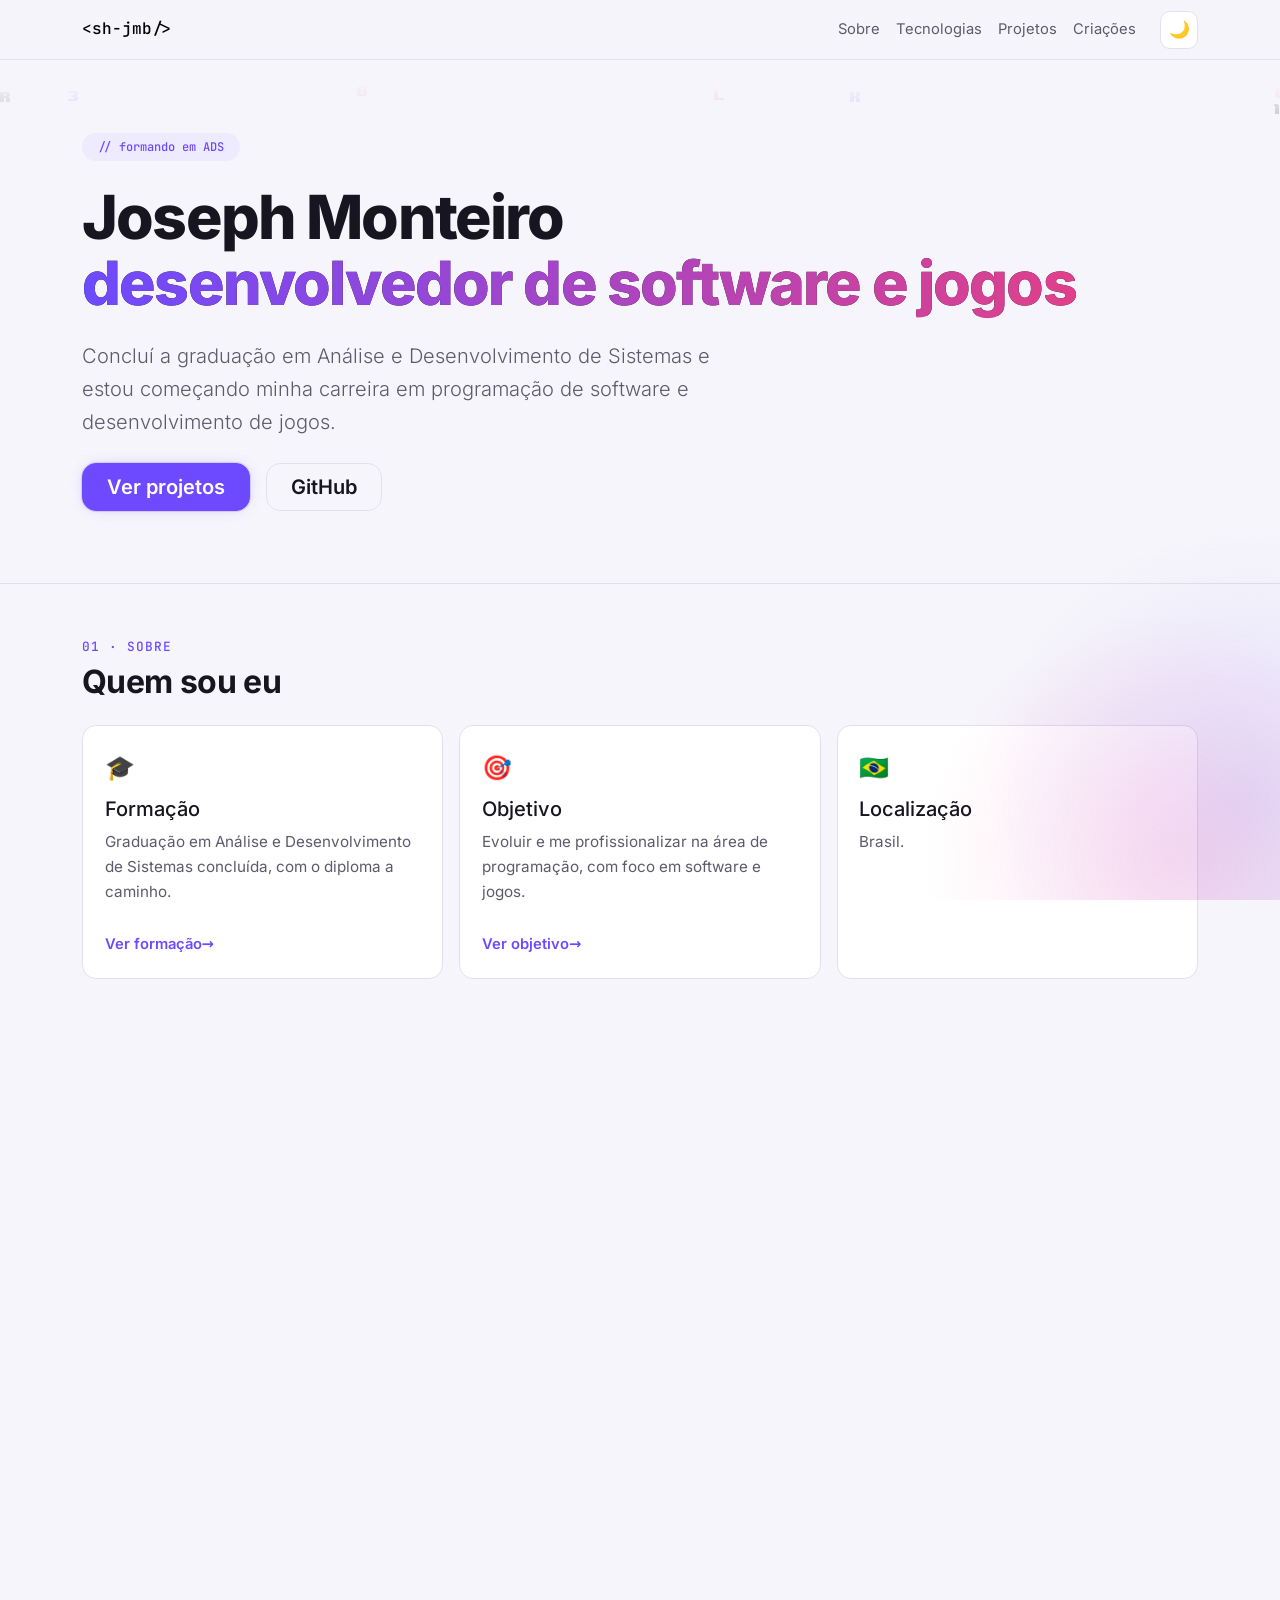
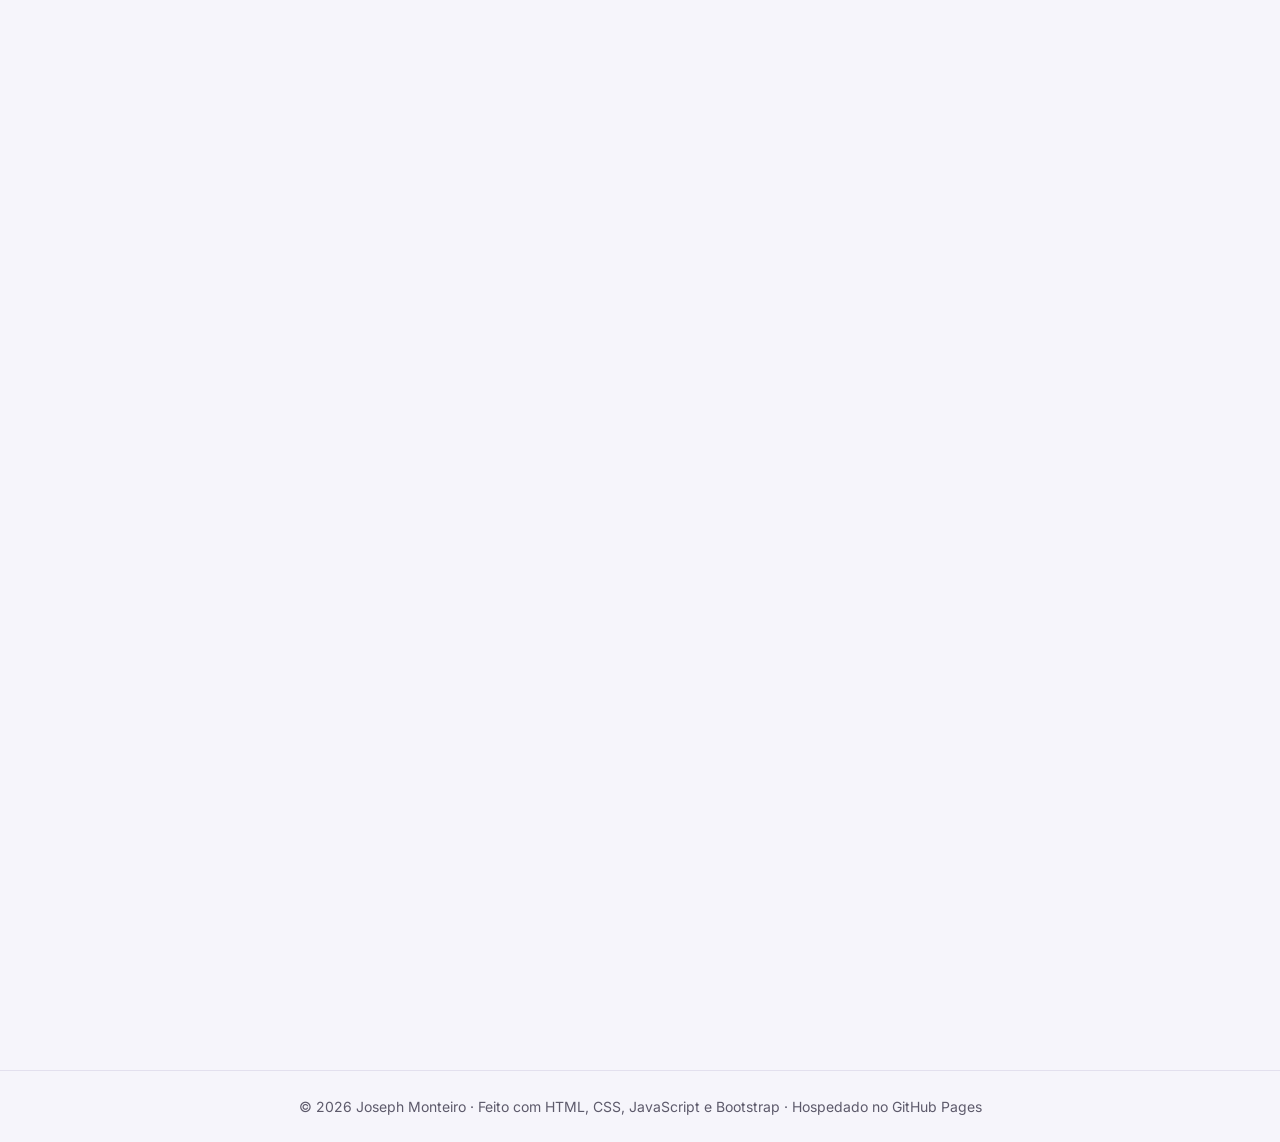
<file: index.html>
<!doctype html>
<html lang="pt-BR" data-bs-theme="light">
<head>
  <meta charset="utf-8">
  <meta name="viewport" content="width=device-width, initial-scale=1">
  <meta http-equiv="Content-Security-Policy" content="default-src 'self'; script-src 'self'; style-src 'self'; font-src 'self'; img-src 'self' data:; connect-src 'self'; base-uri 'self'; form-action 'none'; object-src 'none'">
  <meta name="referrer" content="strict-origin-when-cross-origin">

  <title>Joseph Monteiro | Portfólio</title>
  <meta name="description" content="Portfólio de Joseph Monteiro, formando em Análise e Desenvolvimento de Sistemas, com foco em desenvolvimento de software e de jogos.">
  <meta name="theme-color" content="#f6f5fb" media="(prefers-color-scheme: light)">
  <meta name="theme-color" content="#0e0d14" media="(prefers-color-scheme: dark)">

  <!-- Prévia ao compartilhar o link -->
  <meta property="og:type" content="website">
  <meta property="og:title" content="Joseph Monteiro | Portfólio">
  <meta property="og:description" content="Formando em ADS, com foco em desenvolvimento de software e de jogos.">
  <meta property="og:url" content="https://sh-jmb.github.io/">
  <meta property="og:locale" content="pt_BR">

  <link rel="icon" href="assets/favicon.svg" type="image/svg+xml">

  <!-- Fontes (no próprio site) -->
  <link rel="preload" href="assets/fonts/inter/inter-latin-variable.woff2" as="font" type="font/woff2" crossorigin>
  <link rel="stylesheet" href="css/fonts.css">

  <!-- Bootstrap 5.3.3 (arquivos locais, verificados por hash) -->
  <link rel="stylesheet" href="vendor/bootstrap/bootstrap.min.css" integrity="sha384-QWTKZyjpPEjISv5WaRU9OFeRpok6YctnYmDr5pNlyT2bRjXh0JMhjY6hW+ALEwIH">

  <!-- Estilos do portfólio (depois do Bootstrap, para personalizá-lo) -->
  <link rel="stylesheet" href="css/tokens.css">
  <link rel="stylesheet" href="css/base.css">
  <link rel="stylesheet" href="css/components.css">
  <link rel="stylesheet" href="css/animations.css">

  <!-- Tema salvo (precisa rodar antes da página aparecer) -->
  <script src="js/theme-init.js"></script>
  <script defer src="vendor/bootstrap/bootstrap.bundle.min.js" integrity="sha384-YvpcrYf0tY3lHB60NNkmXc5s9fDVZLESaAA55NDzOxhy9GkcIdslK1eN7N6jIeHz"></script>
  <script type="module" src="js/main.js"></script>
</head>
<body>
  <a class="skip-link" href="#conteudo">Pular para o conteúdo</a>

  <nav class="navbar navbar-expand-md sticky-top site-nav" aria-label="Navegação principal">
    <div class="container">
      <a class="navbar-brand" href="#">&lt;sh-jmb<span>/</span>&gt;</a>
      <div class="d-flex align-items-center gap-2 order-md-last">
        <button class="theme-btn" id="tema" type="button" aria-label="Alternar modo claro/escuro" title="Alternar modo claro/escuro">🌙</button>
        <button class="navbar-toggler" type="button" data-bs-toggle="collapse" data-bs-target="#menu" aria-controls="menu" aria-expanded="false" aria-label="Abrir menu">
          <span class="navbar-toggler-icon"></span>
        </button>
      </div>
      <div class="collapse navbar-collapse" id="menu">
        <ul class="navbar-nav ms-auto me-md-3">
          <li class="nav-item"><a class="nav-link" href="#sobre">Sobre</a></li>
          <li class="nav-item"><a class="nav-link" href="#tecnologias">Tecnologias</a></li>
          <li class="nav-item"><a class="nav-link" href="#projetos">Projetos</a></li>
          <li class="nav-item"><a class="nav-link" href="#criacoes">Criações</a></li>
        </ul>
      </div>
    </div>
  </nav>

  <header class="hero hero--rain py-5 my-md-4">
    <canvas id="hero-chuva" class="hero-rain" aria-hidden="true"></canvas>
    <div class="container">
      <span class="badge rounded-pill chip mb-4 px-3 py-2">// formando em ADS</span>
      <h1>Joseph Monteiro<br><span class="grad">desenvolvedor de software e jogos</span></h1>
      <p class="lead mt-4">Concluí a graduação em Análise e Desenvolvimento de Sistemas e estou começando minha carreira em programação de software e desenvolvimento de jogos.</p>
      <div class="d-flex flex-wrap gap-3 mt-4">
        <a class="btn btn-primary btn-lg px-4" href="#projetos">Ver projetos</a>
        <a class="btn btn-outline-secondary btn-lg px-4" href="https://github.com/sh-jmb" target="_blank" rel="noopener noreferrer">GitHub</a>
      </div>
    </div>
  </header>

  <main id="conteudo">
    <section class="py-5 border-top reveal" id="sobre">
      <div class="container">
        <span class="label">01 · Sobre</span>
        <h2 class="mt-1 mb-4">Quem sou eu</h2>
        <div class="row row-cols-1 row-cols-md-3 g-3">
          <div class="col">
            <a class="card card-link-block h-100" href="sobre.html#formacao">
              <div class="card-body">
                <span class="icon" aria-hidden="true">🎓</span>
                <h3 class="h5 card-title">Formação</h3>
                <p class="card-text">Graduação em Análise e Desenvolvimento de Sistemas concluída, com o diploma a caminho.</p>
                <span class="card__more">Ver formação</span>
              </div>
            </a>
          </div>
          <div class="col">
            <a class="card card-link-block h-100" href="sobre.html#objetivo">
              <div class="card-body">
                <span class="icon" aria-hidden="true">🎯</span>
                <h3 class="h5 card-title">Objetivo</h3>
                <p class="card-text">Evoluir e me profissionalizar na área de programação, com foco em software e jogos.</p>
                <span class="card__more">Ver objetivo</span>
              </div>
            </a>
          </div>
          <div class="col">
            <div class="card h-100">
              <div class="card-body">
                <span class="icon" aria-hidden="true">🇧🇷</span>
                <h3 class="h5 card-title">Localização</h3>
                <p class="card-text">Brasil.</p>
              </div>
            </div>
          </div>
        </div>
      </div>
    </section>

    <section class="py-5 border-top reveal" id="tecnologias">
      <div class="container">
        <span class="label">02 · Tecnologias</span>
        <h2 class="mt-1 mb-4">Tecnologias que já utilizei</h2>
        <ul class="row row-cols-1 row-cols-md-2 row-cols-lg-3 g-3 list-unstyled">
          <li class="col">
            <div class="card h-100 skill--python"><div class="card-body">
              <div class="d-flex align-items-center gap-3 mb-2"><span class="skill-icon" aria-hidden="true">Py</span><h3 class="h5 mb-0">Python</h3></div>
              <p class="card-text">Linguagem de escrita simples e fácil de ler. Muito usada em automação de tarefas, análise de dados, inteligência artificial e sistemas web.</p>
            </div></div>
          </li>
          <li class="col">
            <div class="card h-100 skill--csharp"><div class="card-body">
              <div class="d-flex align-items-center gap-3 mb-2"><span class="skill-icon" aria-hidden="true">C#</span><h3 class="h5 mb-0">C#</h3></div>
              <p class="card-text">Linguagem da Microsoft, da plataforma .NET. Usada em programas para Windows, sistemas web e no desenvolvimento de jogos com a Unity.</p>
            </div></div>
          </li>
          <li class="col">
            <div class="card h-100 skill--cpp"><div class="card-body">
              <div class="d-flex align-items-center gap-3 mb-2"><span class="skill-icon" aria-hidden="true">C++</span><h3 class="h5 mb-0">C++</h3></div>
              <p class="card-text">Linguagem de alto desempenho. Usada onde a velocidade importa: motores de jogos, como a Unreal Engine, sistemas e programas pesados.</p>
            </div></div>
          </li>
          <li class="col">
            <div class="card h-100 skill--html"><div class="card-body">
              <div class="d-flex align-items-center gap-3 mb-2"><span class="skill-icon" aria-hidden="true">&lt;/&gt;</span><h3 class="h5 mb-0">HTML</h3></div>
              <p class="card-text">Linguagem de marcação que monta a estrutura das páginas da web: títulos, textos, imagens, links e seções.</p>
            </div></div>
          </li>
          <li class="col">
            <div class="card h-100 skill--css"><div class="card-body">
              <div class="d-flex align-items-center gap-3 mb-2"><span class="skill-icon" aria-hidden="true">{ }</span><h3 class="h5 mb-0">CSS</h3></div>
              <p class="card-text">Define a aparência das páginas: cores, fontes, tamanhos, posicionamento, layout para celular e animações.</p>
            </div></div>
          </li>
          <li class="col">
            <div class="card h-100 skill--js"><div class="card-body">
              <div class="d-flex align-items-center gap-3 mb-2"><span class="skill-icon" aria-hidden="true">JS</span><h3 class="h5 mb-0">JavaScript</h3></div>
              <p class="card-text">Dá vida às páginas com interatividade, como o botão de modo claro/escuro deste site. Também roda em servidores, com o Node.js.</p>
            </div></div>
          </li>
        </ul>
      </div>
    </section>

    <section class="py-5 border-top reveal" id="projetos">
      <div class="container">
        <span class="label">03 · Projetos</span>
        <h2 class="mt-1 mb-4">Projetos</h2>
        <div class="soon text-center p-5">
          <strong>Em breve 🚧</strong>
          Meus primeiros projetos de software e de jogos serão publicados aqui.
        </div>
      </div>
    </section>

    <section class="py-5 border-top reveal" id="criacoes">
      <div class="container">
        <span class="label">04 · Criações</span>
        <h2 class="mt-1 mb-4">Fora do código</h2>
        <div class="row row-cols-1 row-cols-md-2 g-3">
          <div class="col">
            <a class="card card-link-block h-100" href="criacoes.html#texturas">
              <div class="card-body">
                <span class="icon" aria-hidden="true">🎨</span>
                <h3 class="h5 card-title">Texturas para avatares</h3>
                <p class="card-text">Criação de texturas para avatares 3D usados no VRChat.</p>
                <span class="card__more">Ver galeria</span>
              </div>
            </a>
          </div>
          <div class="col">
            <a class="card card-link-block h-100" href="criacoes.html#mapas">
              <div class="card-body">
                <span class="icon" aria-hidden="true">🗺️</span>
                <h3 class="h5 card-title">Mapas para o VRChat</h3>
                <p class="card-text">Construção de mapas e ambientes virtuais para o VRChat.</p>
                <span class="card__more">Ver galeria</span>
              </div>
            </a>
          </div>
        </div>
      </div>
    </section>

    <section class="py-5 border-top reveal" id="proximos">
      <div class="container">
        <span class="label">05 · Próximos passos</span>
        <h2 class="mt-1 mb-4">No que estou trabalhando</h2>
        <ul class="checks list-unstyled mb-0">
          <li class="is-progress"><span>Publicar meu primeiro projeto de software</span> <span class="status-badge">Em andamento</span></li>
          <li class="is-progress"><span>Desenvolver um protótipo de jogo</span> <span class="status-badge">Em andamento</span></li>
          <li>Montar uma galeria das minhas texturas e mapas</li>
        </ul>
      </div>
    </section>
  </main>

  <footer class="py-4 border-top text-center text-body-secondary small">
    <div class="container">© <span id="ano">2026</span> Joseph Monteiro · Feito com HTML, CSS, JavaScript e Bootstrap · Hospedado no GitHub Pages</div>
  </footer>
</body>
</html>
</file>
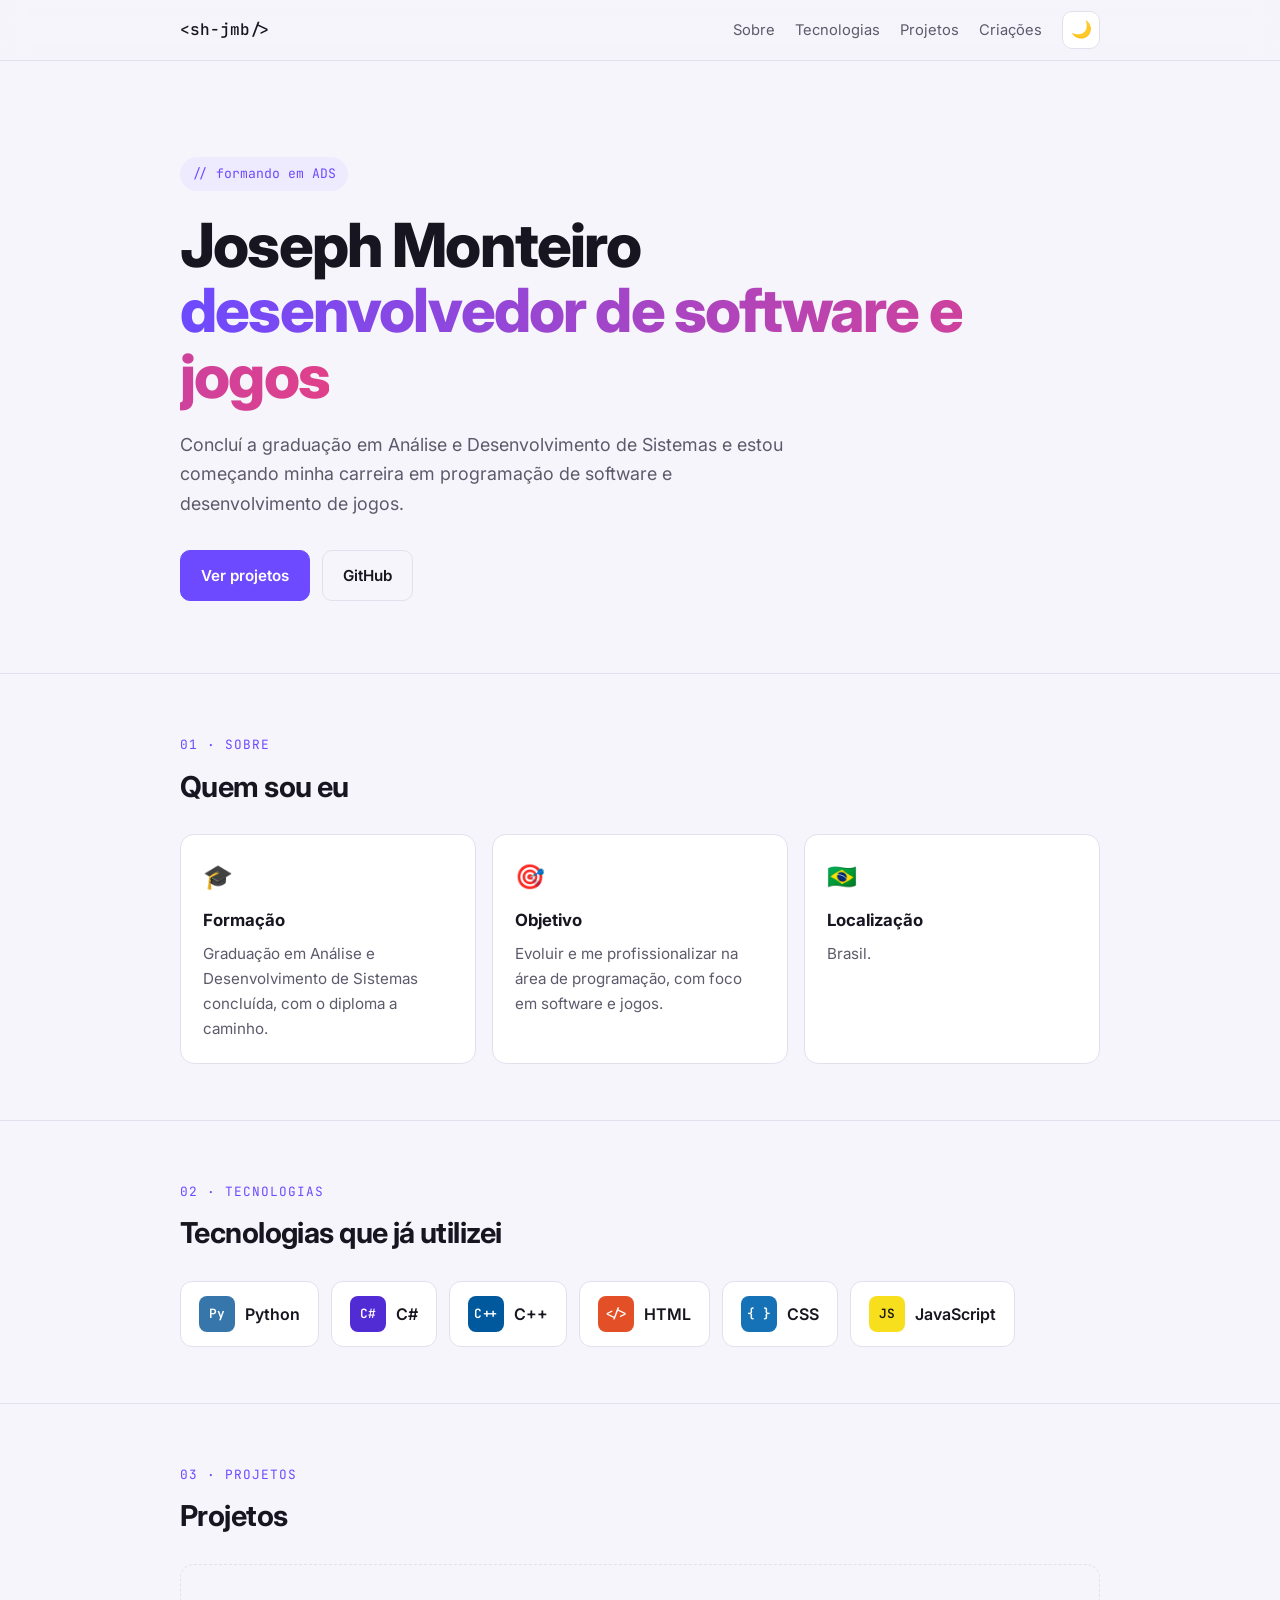
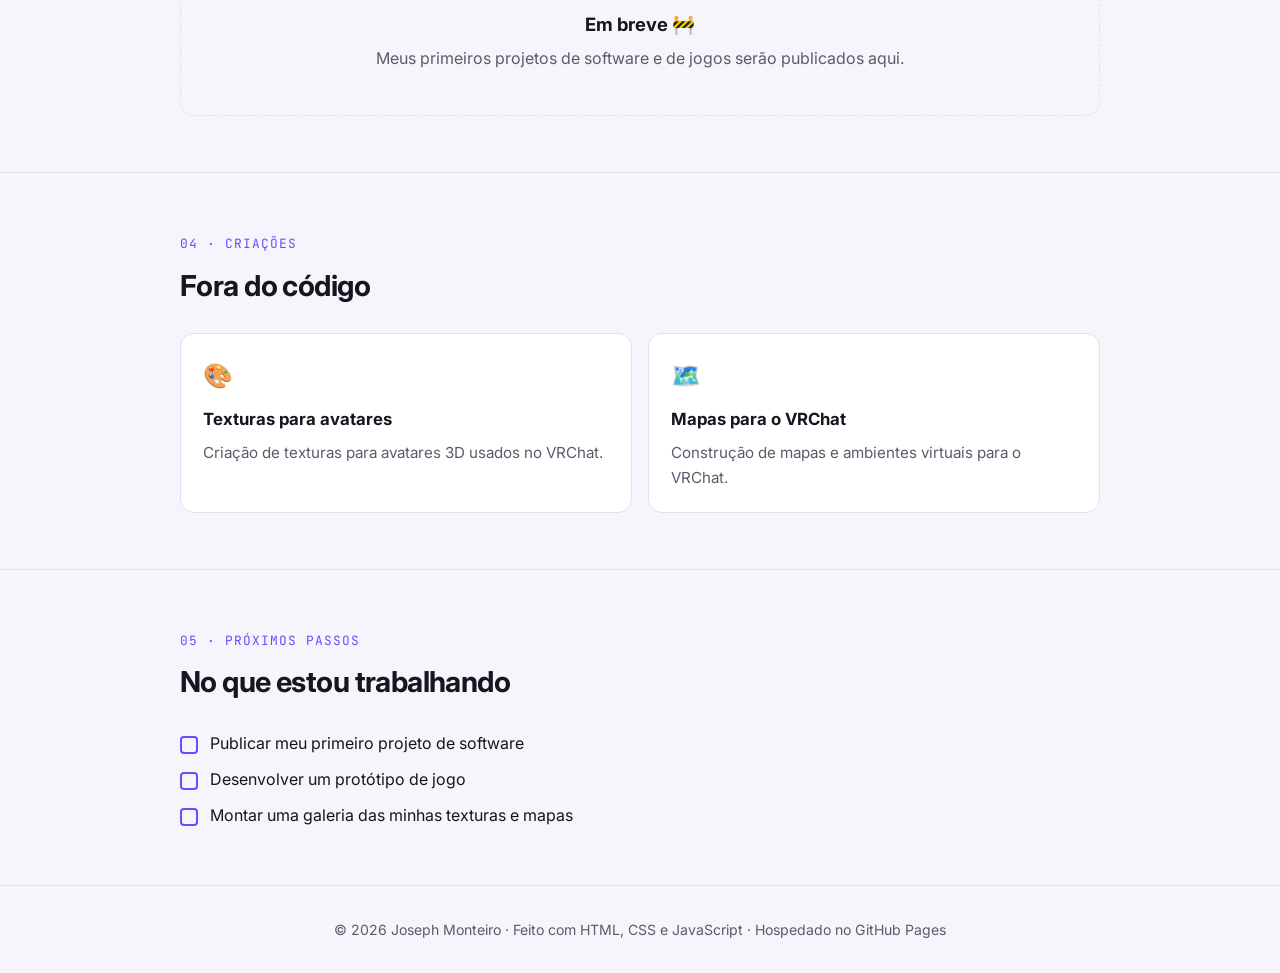
<file: site/index.html>
<!doctype html>
<html lang="pt-BR">
<head>
<meta charset="utf-8">
<meta name="viewport" content="width=device-width, initial-scale=1">
<title>Joseph Monteiro | Portfólio</title>
<meta name="description" content="Portfólio de Joseph Monteiro, formando em Análise e Desenvolvimento de Sistemas, com foco em desenvolvimento de software e de jogos.">
<link rel="preconnect" href="https://fonts.googleapis.com">
<link rel="preconnect" href="https://fonts.gstatic.com" crossorigin>
<link href="https://fonts.googleapis.com/css2?family=Inter:wght@400;500;600;700;800&family=JetBrains+Mono:wght@500&display=swap" rel="stylesheet">
<script>try{var t=localStorage.getItem('tema');if(t==='light'||t==='dark')document.documentElement.dataset.theme=t;}catch(e){}</script>
<style>
:root{
  --bg:#f6f5fb; --surface:#ffffff; --text:#17151f; --muted:#5d5a6b; --line:#e3e0ee;
  --accent:#6d4aff; --accent-2:#e0408a; --chip:#efebff;
}
@media (prefers-color-scheme: dark){
  :root:not([data-theme="light"]){
    --bg:#0e0d14; --surface:#17151f; --text:#f1effa; --muted:#a19db3; --line:#2a2737;
    --accent:#9c85ff; --accent-2:#ff6fb0; --chip:#221e33;
  }
}
:root[data-theme="dark"]{
  --bg:#0e0d14; --surface:#17151f; --text:#f1effa; --muted:#a19db3; --line:#2a2737;
  --accent:#9c85ff; --accent-2:#ff6fb0; --chip:#221e33;
}
:root{color-scheme:light dark}
:root[data-theme="light"]{color-scheme:light}
:root[data-theme="dark"]{color-scheme:dark}
*{box-sizing:border-box;margin:0;padding:0}
html{scroll-behavior:smooth}
body{background:var(--bg);color:var(--text);font-family:Inter,system-ui,-apple-system,"Segoe UI",sans-serif;line-height:1.65;-webkit-font-smoothing:antialiased}
a{color:inherit}
.wrap{max-width:960px;margin:0 auto;padding:0 20px}

/* Navegação */
nav{position:sticky;top:0;z-index:10;backdrop-filter:blur(12px);background:color-mix(in srgb,var(--bg) 82%,transparent);border-bottom:1px solid var(--line)}
nav .wrap{display:flex;align-items:center;justify-content:space-between;height:60px;gap:16px}
.logo{font-family:"JetBrains Mono",monospace;font-weight:500;text-decoration:none}
.logo span{color:var(--accent)}
nav ul{display:flex;gap:20px;list-style:none;font-size:.92rem}
nav ul a{text-decoration:none;color:var(--muted)}
nav ul a:hover{color:var(--text)}
.nav-right{display:flex;align-items:center;gap:20px}
.theme-btn{display:grid;place-items:center;width:38px;height:38px;border-radius:10px;border:1px solid var(--line);background:var(--surface);color:var(--text);cursor:pointer;font-size:1.05rem;line-height:1}
.theme-btn:hover{border-color:var(--accent)}
.theme-btn:focus-visible{outline:2px solid var(--accent);outline-offset:2px}
body,.card,.skill,nav,.theme-btn{transition:background-color .25s,border-color .25s,color .25s}

/* Topo */
.hero{padding:96px 0 72px}
.tag{display:inline-block;font-family:"JetBrains Mono",monospace;font-size:.82rem;color:var(--accent);background:var(--chip);padding:6px 12px;border-radius:999px;margin-bottom:22px}
h1{font-size:clamp(2.3rem,6vw,3.8rem);line-height:1.08;font-weight:800;letter-spacing:-.03em}
h1 .grad{background:linear-gradient(90deg,var(--accent),var(--accent-2));-webkit-background-clip:text;background-clip:text;color:transparent}
.hero p{margin-top:20px;font-size:1.12rem;color:var(--muted);max-width:620px}
.cta{display:flex;flex-wrap:wrap;gap:12px;margin-top:32px}
.btn{display:inline-flex;align-items:center;gap:8px;padding:12px 20px;border-radius:10px;font-weight:600;text-decoration:none;font-size:.95rem;border:1px solid var(--line)}
.btn.primary{background:var(--accent);border-color:var(--accent);color:#fff}
.btn:hover{transform:translateY(-1px)}

/* Seções */
section{padding:56px 0;border-top:1px solid var(--line)}
.label{font-family:"JetBrains Mono",monospace;font-size:.8rem;color:var(--accent);text-transform:uppercase;letter-spacing:.08em}
h2{font-size:1.8rem;font-weight:700;letter-spacing:-.02em;margin:6px 0 24px}
.grid{display:grid;gap:16px;grid-template-columns:repeat(auto-fit,minmax(240px,1fr))}
.card{background:var(--surface);border:1px solid var(--line);border-radius:14px;padding:22px}
.card h3{font-size:1.05rem;margin-bottom:6px}
.card p{color:var(--muted);font-size:.95rem}
.icon{font-size:1.5rem;margin-bottom:10px;display:block}

.skills{display:flex;flex-wrap:wrap;gap:12px}
.skill{display:flex;align-items:center;gap:10px;background:var(--surface);border:1px solid var(--line);border-radius:12px;padding:14px 18px;font-weight:600}
.skill i{font-style:normal;font-family:"JetBrains Mono",monospace;font-size:.8rem;color:#fff;border-radius:8px;width:36px;height:36px;display:grid;place-items:center}

.timeline{border-left:2px solid var(--line);padding-left:22px;display:grid;gap:22px}
.timeline div{position:relative}
.timeline div::before{content:"";position:absolute;left:-29px;top:7px;width:12px;height:12px;border-radius:50%;background:var(--accent);box-shadow:0 0 0 4px var(--bg)}
.timeline small{color:var(--muted);font-family:"JetBrains Mono",monospace;font-size:.8rem}

.soon{text-align:center;border:1px dashed var(--line);border-radius:14px;padding:44px 20px;color:var(--muted)}
.soon strong{display:block;color:var(--text);font-size:1.15rem;margin-bottom:6px}

ul.checks{list-style:none;display:grid;gap:10px}
ul.checks li{display:flex;gap:12px;align-items:flex-start}
ul.checks li::before{content:"";flex:none;margin-top:6px;width:14px;height:14px;border:2px solid var(--accent);border-radius:4px}

footer{border-top:1px solid var(--line);padding:32px 0;color:var(--muted);font-size:.88rem;text-align:center}

@media (max-width:640px){
  nav ul{display:none}
  .hero{padding:64px 0 48px}
}
</style>
</head>
<body>

<nav>
  <div class="wrap">
    <a class="logo" href="#">&lt;sh-jmb<span>/</span>&gt;</a>
    <div class="nav-right">
      <ul>
        <li><a href="#sobre">Sobre</a></li>
        <li><a href="#tecnologias">Tecnologias</a></li>
        <li><a href="#projetos">Projetos</a></li>
        <li><a href="#criacoes">Criações</a></li>
      </ul>
      <button class="theme-btn" id="tema" type="button" aria-label="Alternar modo claro/escuro" title="Alternar modo claro/escuro">🌙</button>
    </div>
  </div>
</nav>

<header class="hero">
  <div class="wrap">
    <span class="tag">// formando em ADS</span>
    <h1>Joseph Monteiro<br><span class="grad">desenvolvedor de software e jogos</span></h1>
    <p>Concluí a graduação em Análise e Desenvolvimento de Sistemas e estou começando minha carreira em programação de software e desenvolvimento de jogos.</p>
    <div class="cta">
      <a class="btn primary" href="#projetos">Ver projetos</a>
      <a class="btn" href="https://github.com/sh-jmb">GitHub</a>
    </div>
  </div>
</header>

<main>
  <section id="sobre">
    <div class="wrap">
      <span class="label">01 · Sobre</span>
      <h2>Quem sou eu</h2>
      <div class="grid">
        <div class="card">
          <span class="icon">🎓</span>
          <h3>Formação</h3>
          <p>Graduação em Análise e Desenvolvimento de Sistemas concluída, com o diploma a caminho.</p>
        </div>
        <div class="card">
          <span class="icon">🎯</span>
          <h3>Objetivo</h3>
          <p>Evoluir e me profissionalizar na área de programação, com foco em software e jogos.</p>
        </div>
        <div class="card">
          <span class="icon">🇧🇷</span>
          <h3>Localização</h3>
          <p>Brasil.</p>
        </div>
      </div>
    </div>
  </section>

  <section id="tecnologias">
    <div class="wrap">
      <span class="label">02 · Tecnologias</span>
      <h2>Tecnologias que já utilizei</h2>
      <div class="skills">
        <div class="skill"><i style="background:#3776ab">Py</i>Python</div>
        <div class="skill"><i style="background:#512bd4">C#</i>C#</div>
        <div class="skill"><i style="background:#00599c">C++</i>C++</div>
        <div class="skill"><i style="background:#e34f26">&lt;/&gt;</i>HTML</div>
        <div class="skill"><i style="background:#1572b6">{ }</i>CSS</div>
        <div class="skill"><i style="background:#f7df1e;color:#1a1a1a">JS</i>JavaScript</div>
      </div>
    </div>
  </section>

  <section id="projetos">
    <div class="wrap">
      <span class="label">03 · Projetos</span>
      <h2>Projetos</h2>
      <div class="soon">
        <strong>Em breve 🚧</strong>
        Meus primeiros projetos de software e de jogos serão publicados aqui.
      </div>
    </div>
  </section>

  <section id="criacoes">
    <div class="wrap">
      <span class="label">04 · Criações</span>
      <h2>Fora do código</h2>
      <div class="grid">
        <div class="card">
          <span class="icon">🎨</span>
          <h3>Texturas para avatares</h3>
          <p>Criação de texturas para avatares 3D usados no VRChat.</p>
        </div>
        <div class="card">
          <span class="icon">🗺️</span>
          <h3>Mapas para o VRChat</h3>
          <p>Construção de mapas e ambientes virtuais para o VRChat.</p>
        </div>
      </div>
    </div>
  </section>

  <section id="proximos">
    <div class="wrap">
      <span class="label">05 · Próximos passos</span>
      <h2>No que estou trabalhando</h2>
      <ul class="checks">
        <li>Publicar meu primeiro projeto de software</li>
        <li>Desenvolver um protótipo de jogo</li>
        <li>Montar uma galeria das minhas texturas e mapas</li>
      </ul>
    </div>
  </section>
</main>

<footer>
  <div class="wrap">© <span id="ano">2026</span> Joseph Monteiro · Feito com HTML, CSS e JavaScript · Hospedado no GitHub Pages</div>
</footer>

<script>
document.getElementById('ano').textContent = new Date().getFullYear();

// Modo claro/escuro: segue o sistema até a pessoa escolher, e lembra a escolha
(function(){
  var root = document.documentElement;
  var btn = document.getElementById('tema');
  var media = window.matchMedia('(prefers-color-scheme: dark)');
  function atual(){ return root.dataset.theme || (media.matches ? 'dark' : 'light'); }
  function atualizarBotao(){
    var escuro = atual() === 'dark';
    btn.textContent = escuro ? '☀️' : '🌙';
    btn.setAttribute('aria-label', escuro ? 'Ativar modo claro' : 'Ativar modo escuro');
    btn.title = btn.getAttribute('aria-label');
  }
  btn.addEventListener('click', function(){
    var novo = atual() === 'dark' ? 'light' : 'dark';
    root.dataset.theme = novo;
    try { localStorage.setItem('tema', novo); } catch(e) {}
    atualizarBotao();
  });
  media.addEventListener('change', atualizarBotao);
  atualizarBotao();
})();
</script>
</body>
</html>
</file>
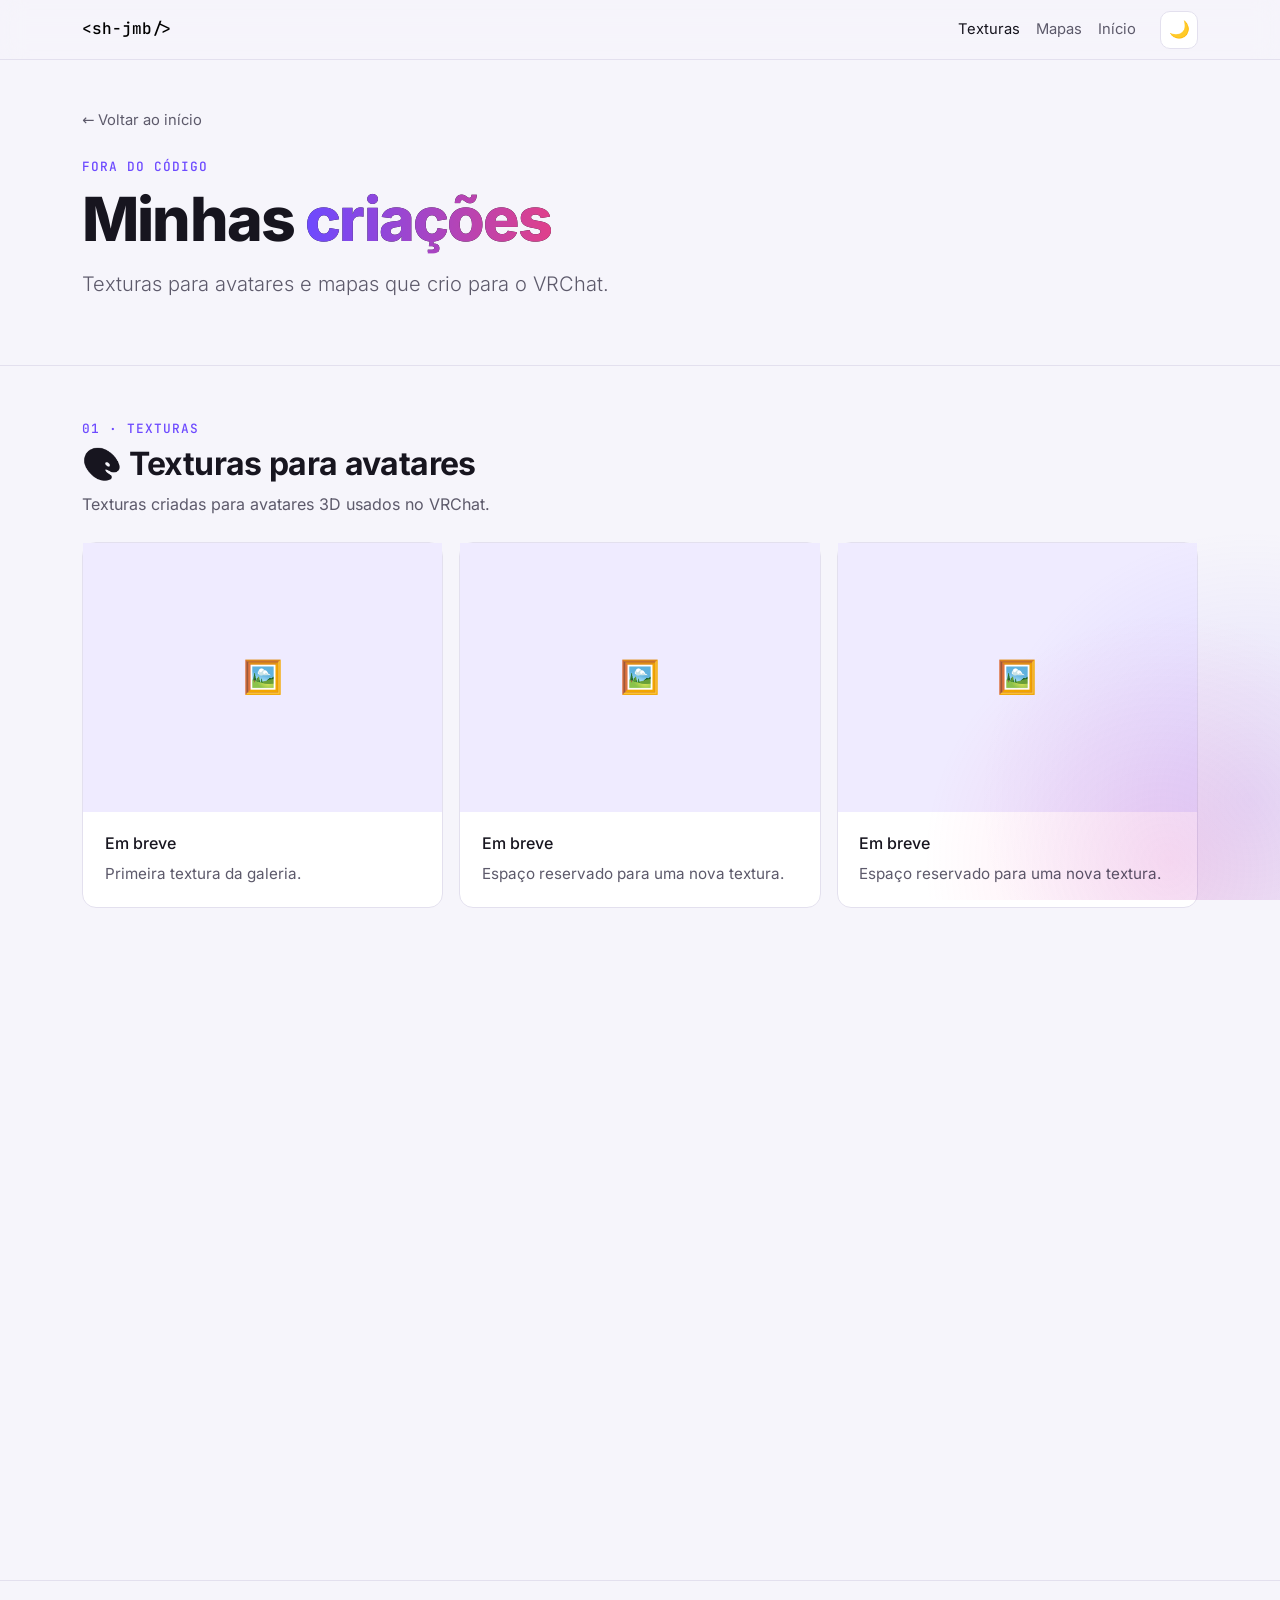
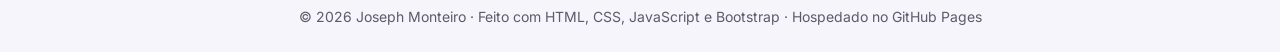
<file: criacoes.html>
<!doctype html>
<html lang="pt-BR" data-bs-theme="light">
<head>
  <meta charset="utf-8">
  <meta name="viewport" content="width=device-width, initial-scale=1">
  <meta http-equiv="Content-Security-Policy" content="default-src 'self'; script-src 'self'; style-src 'self'; font-src 'self'; img-src 'self' data:; connect-src 'self'; base-uri 'self'; form-action 'none'; object-src 'none'">
  <meta name="referrer" content="strict-origin-when-cross-origin">

  <title>Criações | Joseph Monteiro</title>
  <meta name="description" content="Galeria de texturas para avatares e mapas para o VRChat criados por Joseph Monteiro.">
  <meta name="theme-color" content="#f6f5fb" media="(prefers-color-scheme: light)">
  <meta name="theme-color" content="#0e0d14" media="(prefers-color-scheme: dark)">
  <meta property="og:type" content="website">
  <meta property="og:title" content="Criações | Joseph Monteiro">
  <meta property="og:url" content="https://sh-jmb.github.io/criacoes.html">
  <meta property="og:locale" content="pt_BR">

  <link rel="icon" href="assets/favicon.svg" type="image/svg+xml">
  <!-- Fontes (no próprio site) -->
  <link rel="preload" href="assets/fonts/inter/inter-latin-variable.woff2" as="font" type="font/woff2" crossorigin>
  <link rel="stylesheet" href="css/fonts.css">

  <link rel="stylesheet" href="vendor/bootstrap/bootstrap.min.css" integrity="sha384-QWTKZyjpPEjISv5WaRU9OFeRpok6YctnYmDr5pNlyT2bRjXh0JMhjY6hW+ALEwIH">
  <link rel="stylesheet" href="css/tokens.css">
  <link rel="stylesheet" href="css/base.css">
  <link rel="stylesheet" href="css/components.css">
  <link rel="stylesheet" href="css/pages.css">
  <link rel="stylesheet" href="css/animations.css">

  <script src="js/theme-init.js"></script>
  <script defer src="vendor/bootstrap/bootstrap.bundle.min.js" integrity="sha384-YvpcrYf0tY3lHB60NNkmXc5s9fDVZLESaAA55NDzOxhy9GkcIdslK1eN7N6jIeHz"></script>
  <script type="module" src="js/main.js"></script>
</head>
<body>
  <a class="skip-link" href="#conteudo">Pular para o conteúdo</a>

  <nav class="navbar navbar-expand-md sticky-top site-nav" aria-label="Navegação principal">
    <div class="container">
      <a class="navbar-brand" href="index.html">&lt;sh-jmb<span>/</span>&gt;</a>
      <div class="d-flex align-items-center gap-2 order-md-last">
        <button class="theme-btn" id="tema" type="button" aria-label="Alternar modo claro/escuro" title="Alternar modo claro/escuro">🌙</button>
        <button class="navbar-toggler" type="button" data-bs-toggle="collapse" data-bs-target="#menu" aria-controls="menu" aria-expanded="false" aria-label="Abrir menu">
          <span class="navbar-toggler-icon"></span>
        </button>
      </div>
      <div class="collapse navbar-collapse" id="menu">
        <ul class="navbar-nav ms-auto me-md-3">
          <li class="nav-item"><a class="nav-link" href="#texturas">Texturas</a></li>
          <li class="nav-item"><a class="nav-link" href="#mapas">Mapas</a></li>
          <li class="nav-item"><a class="nav-link" href="index.html">Início</a></li>
        </ul>
      </div>
    </div>
  </nav>

  <header class="hero py-5">
    <div class="container">
      <a class="back-link" href="index.html#criacoes">← Voltar ao início</a>
      <span class="label">Fora do código</span>
      <h1 class="mt-2">Minhas <span class="grad">criações</span></h1>
      <p class="lead mt-3">Texturas para avatares e mapas que crio para o VRChat.</p>
    </div>
  </header>

  <main id="conteudo">
    <!--
      COMO ADICIONAR UMA CRIAÇÃO
      1. Salve a imagem em assets/criacoes/texturas/ ou assets/criacoes/mapas/
         (de preferência .webp, com uns 1200px de largura e até ~300 KB).
      2. Troque um item "Em breve" pelo modelo abaixo:

      <li class="col">
        <figure class="card h-100 mb-0">
          <img class="card-img-top" src="assets/criacoes/texturas/nome-da-imagem.webp"
               alt="Descrição curta da imagem" width="1200" height="900" loading="lazy" decoding="async">
          <figcaption class="card-body">
            <h3 class="h6 card-title">Nome da criação</h3>
            <p class="card-text">Descrição: o que é, ferramentas usadas, detalhes interessantes.</p>
          </figcaption>
        </figure>
      </li>
    -->

    <section class="py-5 border-top reveal" id="texturas">
      <div class="container">
        <span class="label">01 · Texturas</span>
        <h2 class="mt-1 mb-2">🎨 Texturas para avatares</h2>
        <p class="text-body-secondary mb-4">Texturas criadas para avatares 3D usados no VRChat.</p>
        <ul class="gallery row row-cols-1 row-cols-sm-2 row-cols-lg-3 g-3 list-unstyled">
          <li class="col">
            <figure class="card h-100 mb-0">
              <div class="ratio ratio-4x3 card-img-top"><div class="gallery-empty" aria-hidden="true">🖼️</div></div>
              <figcaption class="card-body"><h3 class="h6 card-title">Em breve</h3><p class="card-text">Primeira textura da galeria.</p></figcaption>
            </figure>
          </li>
          <li class="col">
            <figure class="card h-100 mb-0">
              <div class="ratio ratio-4x3 card-img-top"><div class="gallery-empty" aria-hidden="true">🖼️</div></div>
              <figcaption class="card-body"><h3 class="h6 card-title">Em breve</h3><p class="card-text">Espaço reservado para uma nova textura.</p></figcaption>
            </figure>
          </li>
          <li class="col">
            <figure class="card h-100 mb-0">
              <div class="ratio ratio-4x3 card-img-top"><div class="gallery-empty" aria-hidden="true">🖼️</div></div>
              <figcaption class="card-body"><h3 class="h6 card-title">Em breve</h3><p class="card-text">Espaço reservado para uma nova textura.</p></figcaption>
            </figure>
          </li>
        </ul>
      </div>
    </section>

    <section class="py-5 border-top reveal" id="mapas">
      <div class="container">
        <span class="label">02 · Mapas</span>
        <h2 class="mt-1 mb-2">🗺️ Mapas para o VRChat</h2>
        <p class="text-body-secondary mb-4">Mapas e ambientes virtuais construídos para o VRChat.</p>
        <ul class="gallery row row-cols-1 row-cols-sm-2 row-cols-lg-3 g-3 list-unstyled">
          <li class="col">
            <figure class="card h-100 mb-0">
              <div class="ratio ratio-4x3 card-img-top"><div class="gallery-empty" aria-hidden="true">🌄</div></div>
              <figcaption class="card-body"><h3 class="h6 card-title">Em breve</h3><p class="card-text">Primeiro mapa da galeria.</p></figcaption>
            </figure>
          </li>
          <li class="col">
            <figure class="card h-100 mb-0">
              <div class="ratio ratio-4x3 card-img-top"><div class="gallery-empty" aria-hidden="true">🌄</div></div>
              <figcaption class="card-body"><h3 class="h6 card-title">Em breve</h3><p class="card-text">Espaço reservado para um novo mapa.</p></figcaption>
            </figure>
          </li>
          <li class="col">
            <figure class="card h-100 mb-0">
              <div class="ratio ratio-4x3 card-img-top"><div class="gallery-empty" aria-hidden="true">🌄</div></div>
              <figcaption class="card-body"><h3 class="h6 card-title">Em breve</h3><p class="card-text">Espaço reservado para um novo mapa.</p></figcaption>
            </figure>
          </li>
        </ul>
      </div>
    </section>
  </main>

  <footer class="py-4 border-top text-center text-body-secondary small">
    <div class="container">© <span id="ano">2026</span> Joseph Monteiro · Feito com HTML, CSS, JavaScript e Bootstrap · Hospedado no GitHub Pages</div>
  </footer>
</body>
</html>
</file>
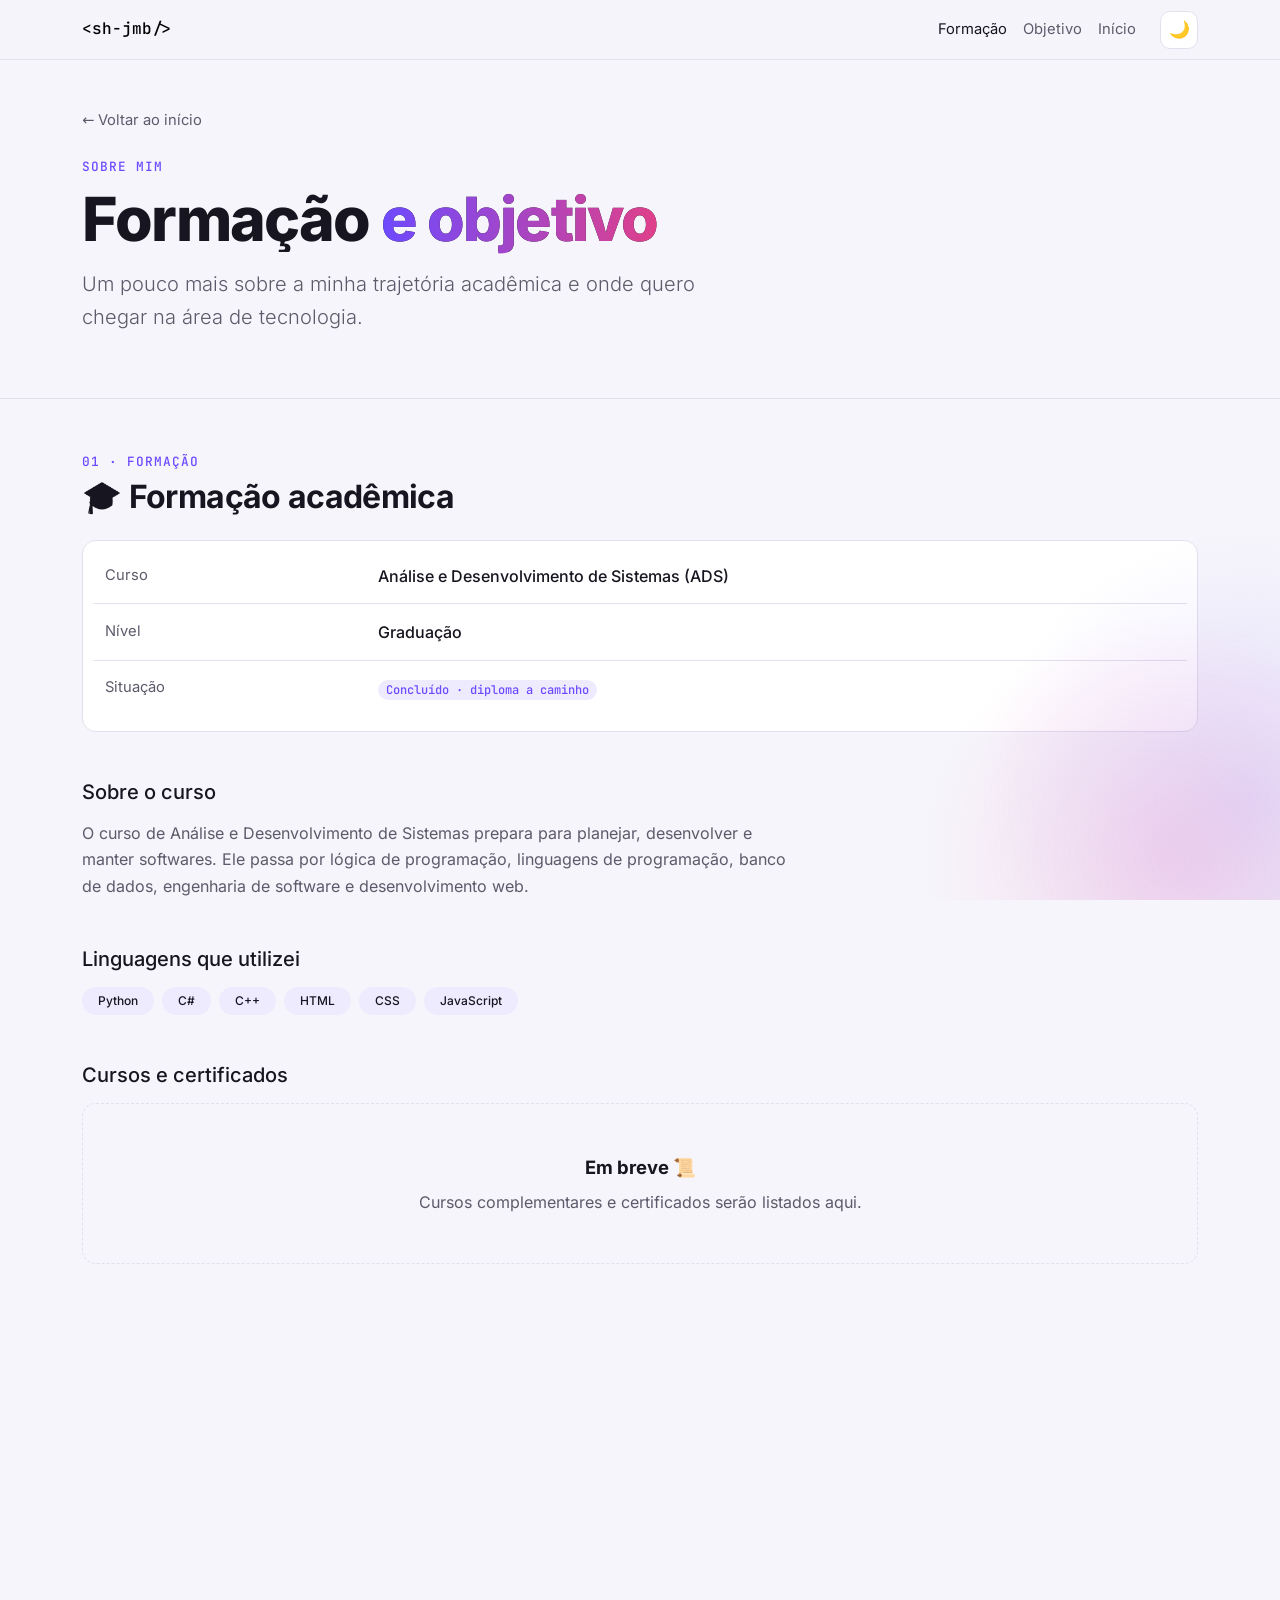
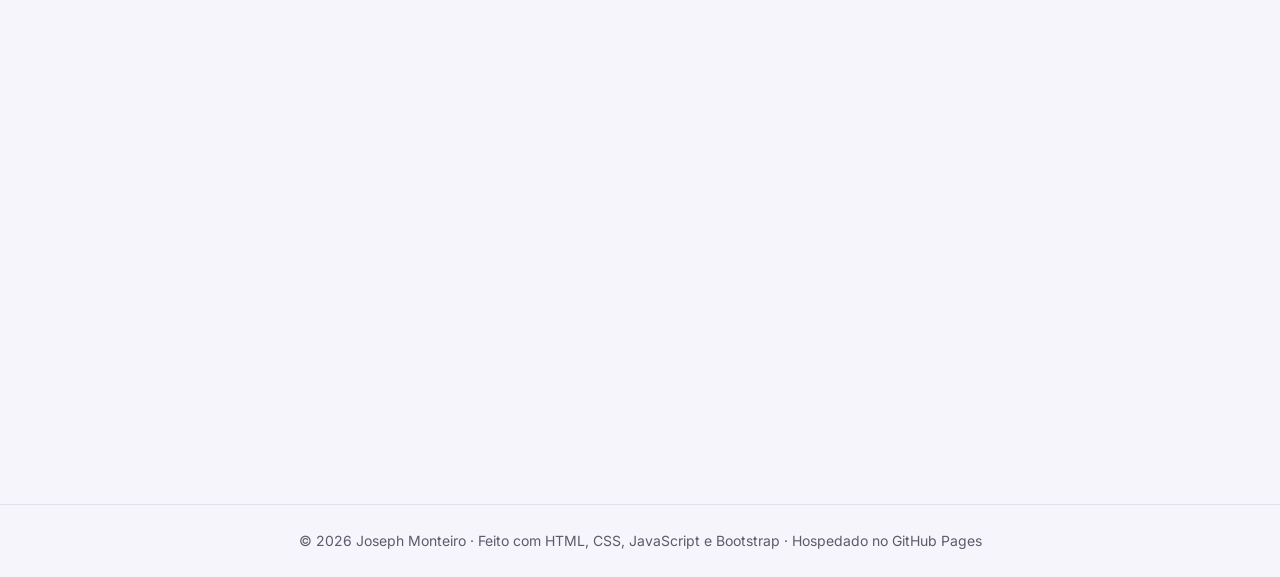
<file: sobre.html>
<!doctype html>
<html lang="pt-BR" data-bs-theme="light">
<head>
  <meta charset="utf-8">
  <meta name="viewport" content="width=device-width, initial-scale=1">
  <meta http-equiv="Content-Security-Policy" content="default-src 'self'; script-src 'self'; style-src 'self'; font-src 'self'; img-src 'self' data:; connect-src 'self'; base-uri 'self'; form-action 'none'; object-src 'none'">
  <meta name="referrer" content="strict-origin-when-cross-origin">

  <title>Formação e objetivo | Joseph Monteiro</title>
  <meta name="description" content="Formação em Análise e Desenvolvimento de Sistemas e objetivos profissionais de Joseph Monteiro.">
  <meta name="theme-color" content="#f6f5fb" media="(prefers-color-scheme: light)">
  <meta name="theme-color" content="#0e0d14" media="(prefers-color-scheme: dark)">
  <meta property="og:type" content="website">
  <meta property="og:title" content="Formação e objetivo | Joseph Monteiro">
  <meta property="og:url" content="https://sh-jmb.github.io/sobre.html">
  <meta property="og:locale" content="pt_BR">

  <link rel="icon" href="assets/favicon.svg" type="image/svg+xml">
  <!-- Fontes (no próprio site) -->
  <link rel="preload" href="assets/fonts/inter/inter-latin-variable.woff2" as="font" type="font/woff2" crossorigin>
  <link rel="stylesheet" href="css/fonts.css">

  <link rel="stylesheet" href="vendor/bootstrap/bootstrap.min.css" integrity="sha384-QWTKZyjpPEjISv5WaRU9OFeRpok6YctnYmDr5pNlyT2bRjXh0JMhjY6hW+ALEwIH">
  <link rel="stylesheet" href="css/tokens.css">
  <link rel="stylesheet" href="css/base.css">
  <link rel="stylesheet" href="css/components.css">
  <link rel="stylesheet" href="css/pages.css">
  <link rel="stylesheet" href="css/animations.css">

  <script src="js/theme-init.js"></script>
  <script defer src="vendor/bootstrap/bootstrap.bundle.min.js" integrity="sha384-YvpcrYf0tY3lHB60NNkmXc5s9fDVZLESaAA55NDzOxhy9GkcIdslK1eN7N6jIeHz"></script>
  <script type="module" src="js/main.js"></script>
</head>
<body>
  <a class="skip-link" href="#conteudo">Pular para o conteúdo</a>

  <nav class="navbar navbar-expand-md sticky-top site-nav" aria-label="Navegação principal">
    <div class="container">
      <a class="navbar-brand" href="index.html">&lt;sh-jmb<span>/</span>&gt;</a>
      <div class="d-flex align-items-center gap-2 order-md-last">
        <button class="theme-btn" id="tema" type="button" aria-label="Alternar modo claro/escuro" title="Alternar modo claro/escuro">🌙</button>
        <button class="navbar-toggler" type="button" data-bs-toggle="collapse" data-bs-target="#menu" aria-controls="menu" aria-expanded="false" aria-label="Abrir menu">
          <span class="navbar-toggler-icon"></span>
        </button>
      </div>
      <div class="collapse navbar-collapse" id="menu">
        <ul class="navbar-nav ms-auto me-md-3">
          <li class="nav-item"><a class="nav-link" href="#formacao">Formação</a></li>
          <li class="nav-item"><a class="nav-link" href="#objetivo">Objetivo</a></li>
          <li class="nav-item"><a class="nav-link" href="index.html">Início</a></li>
        </ul>
      </div>
    </div>
  </nav>

  <header class="hero py-5">
    <div class="container">
      <a class="back-link" href="index.html#sobre">← Voltar ao início</a>
      <span class="label">Sobre mim</span>
      <h1 class="mt-2">Formação <span class="grad">e objetivo</span></h1>
      <p class="lead mt-3">Um pouco mais sobre a minha trajetória acadêmica e onde quero chegar na área de tecnologia.</p>
    </div>
  </header>

  <main id="conteudo">
    <section class="py-5 border-top reveal" id="formacao">
      <div class="container">
        <span class="label">01 · Formação</span>
        <h2 class="mt-1 mb-4">🎓 Formação acadêmica</h2>

        <div class="card">
          <div class="card-body">
            <dl class="row detail mb-0">
              <dt class="col-sm-3">Curso</dt><dd class="col-sm-9">Análise e Desenvolvimento de Sistemas (ADS)</dd>
              <dt class="col-sm-3">Nível</dt><dd class="col-sm-9">Graduação</dd>
              <dt class="col-sm-3">Situação</dt><dd class="col-sm-9"><span class="badge rounded-pill chip">Concluído · diploma a caminho</span></dd>
              <!-- Para adicionar a instituição e o período, copie o modelo:
              <dt class="col-sm-3">Instituição</dt><dd class="col-sm-9">Nome da faculdade</dd>
              <dt class="col-sm-3">Período</dt><dd class="col-sm-9">2023 – 2025</dd>
              -->
            </dl>
          </div>
        </div>

        <h3 class="h5 mt-5 mb-3">Sobre o curso</h3>
        <p class="text-body-secondary mw-prose">O curso de Análise e Desenvolvimento de Sistemas prepara para planejar, desenvolver e manter softwares. Ele passa por lógica de programação, linguagens de programação, banco de dados, engenharia de software e desenvolvimento web.</p>

        <h3 class="h5 mt-5 mb-3">Linguagens que utilizei</h3>
        <div class="d-flex flex-wrap gap-2">
          <span class="badge rounded-pill chip-text px-3 py-2">Python</span>
          <span class="badge rounded-pill chip-text px-3 py-2">C#</span>
          <span class="badge rounded-pill chip-text px-3 py-2">C++</span>
          <span class="badge rounded-pill chip-text px-3 py-2">HTML</span>
          <span class="badge rounded-pill chip-text px-3 py-2">CSS</span>
          <span class="badge rounded-pill chip-text px-3 py-2">JavaScript</span>
        </div>

        <h3 class="h5 mt-5 mb-3">Cursos e certificados</h3>
        <div class="soon text-center p-5">
          <strong>Em breve 📜</strong>
          Cursos complementares e certificados serão listados aqui.
        </div>
      </div>
    </section>

    <section class="py-5 border-top reveal" id="objetivo">
      <div class="container">
        <span class="label">02 · Objetivo</span>
        <h2 class="mt-1 mb-4">🎯 Onde quero chegar</h2>

        <div class="text-body-secondary">
          <p>Meu objetivo é evoluir e me profissionalizar na área de programação, trabalhando com <strong class="text-body">desenvolvimento de software</strong> e <strong class="text-body">desenvolvimento de jogos</strong>.</p>
          <p>Quero transformar o que aprendi na graduação em projetos reais, publicados aqui no portfólio, e unir a programação com o meu interesse por criação 3D e mundos virtuais.</p>
        </div>

        <h3 class="h5 mt-5 mb-3">Áreas de interesse</h3>
        <div class="row row-cols-1 row-cols-md-3 g-3">
          <div class="col"><div class="card h-100"><div class="card-body">
            <span class="icon" aria-hidden="true">💻</span>
            <h4 class="h6 card-title">Desenvolvimento de software</h4>
            <p class="card-text">Criar programas e sistemas bem estruturados, com código limpo e fácil de manter.</p>
          </div></div></div>
          <div class="col"><div class="card h-100"><div class="card-body">
            <span class="icon" aria-hidden="true">🎮</span>
            <h4 class="h6 card-title">Desenvolvimento de jogos</h4>
            <p class="card-text">Usar C# e C++ para construir jogos e experiências interativas.</p>
          </div></div></div>
          <div class="col"><div class="card h-100"><div class="card-body">
            <span class="icon" aria-hidden="true">🌐</span>
            <h4 class="h6 card-title">Mundos virtuais</h4>
            <p class="card-text">Unir programação com as texturas e os mapas que já crio para o VRChat.</p>
          </div></div></div>
        </div>

        <h3 class="h5 mt-5 mb-3">Próximos passos</h3>
        <ul class="checks list-unstyled mb-0">
          <li class="is-progress"><span>Publicar meu primeiro projeto de software</span> <span class="status-badge">Em andamento</span></li>
          <li class="is-progress"><span>Desenvolver um protótipo de jogo</span> <span class="status-badge">Em andamento</span></li>
          <li>Montar uma galeria das minhas texturas e mapas</li>
        </ul>
      </div>
    </section>
  </main>

  <footer class="py-4 border-top text-center text-body-secondary small">
    <div class="container">© <span id="ano">2026</span> Joseph Monteiro · Feito com HTML, CSS, JavaScript e Bootstrap · Hospedado no GitHub Pages</div>
  </footer>
</body>
</html>
</file>
<file: css/fonts.css>
/* ==========================================================
   Fontes hospedadas no próprio site (sem Google Fonts)
   Inter (variável: pesos 100–900 num só arquivo) e JetBrains Mono 500.
   Licença: SIL Open Font License 1.1 (OFL.txt em cada pasta).
   Subconjunto "latin": cobre português (acentos e ç).
   ========================================================== */

@font-face {
  font-family: "Inter";
  src: url("../assets/fonts/inter/inter-latin-variable.woff2") format("woff2-variations"),
       url("../assets/fonts/inter/inter-latin-variable.woff2") format("woff2");
  font-weight: 100 900;
  font-style: normal;
  font-display: swap;
  unicode-range: U+0000-00FF, U+0131, U+0152-0153, U+02BB-02BC, U+02C6, U+02DA, U+02DC, U+0304, U+0308, U+0329, U+2000-206F, U+20AC, U+2122, U+2191, U+2193, U+2212, U+2215, U+FEFF, U+FFFD;
}

@font-face {
  font-family: "JetBrains Mono";
  src: url("../assets/fonts/jetbrains-mono/jetbrains-mono-latin-500.woff2") format("woff2");
  font-weight: 500;
  font-style: normal;
  font-display: swap;
  unicode-range: U+0000-00FF, U+0131, U+0152-0153, U+02BB-02BC, U+02C6, U+02DA, U+02DC, U+0304, U+0308, U+0329, U+2000-206F, U+20AC, U+2122, U+2191, U+2193, U+2212, U+2215, U+FEFF, U+FFFD;
}
</file>
<file: css/animations.css>
/* ==========================================================
   Animações e transições
   Usa só transform e opacity (leves para o navegador).
   ========================================================== */

@keyframes fade-up {
  from { opacity: 0; transform: translateY(16px); }
  to   { opacity: 1; transform: none; }
}

/* Entrada do topo ao carregar */
.hero > .container > * { animation: fade-up var(--dur-med) var(--ease) both; }
.hero > .container > :nth-child(2) { animation-delay: .08s; }
.hero > .container > :nth-child(3) { animation-delay: .16s; }
.hero > .container > :nth-child(4) { animation-delay: .24s; }

/* Seções que aparecem ao rolar (só esconde se o JavaScript estiver ativo) */
.js .reveal { opacity: 0; transform: translateY(24px); transition: opacity var(--dur-med) var(--ease), transform var(--dur-med) var(--ease); }
.js .reveal.is-visible { opacity: 1; transform: none; }

/* ---------- Neon (mesma estética da página 404) ----------
   Ao passar o mouse ou focar pelo teclado, o bloco "acende" como um tubo de neon:
   pisca rapidamente e fica com a borda brilhando. */
:root {
  --neon-glow:
    0 0 0 1px color-mix(in srgb, var(--accent) 30%, transparent),
    0 0 24px -4px color-mix(in srgb, var(--accent) 60%, transparent),
    inset 0 0 18px -10px color-mix(in srgb, var(--accent-2) 70%, transparent);
  --neon-glow-soft:
    0 0 0 1px color-mix(in srgb, var(--accent) 18%, transparent),
    0 0 16px -6px color-mix(in srgb, var(--accent) 45%, transparent);
}

@keyframes neon-on {
  0%   { box-shadow: none; border-color: var(--line); }
  15%  { box-shadow: var(--neon-glow); border-color: var(--accent); }
  25%  { box-shadow: none; border-color: var(--line); }
  40%  { box-shadow: var(--neon-glow); border-color: var(--accent-2); }
  50%  { box-shadow: none; border-color: var(--line); }
  65%, 100% { box-shadow: var(--neon-glow); border-color: var(--accent); }
}

/* Cards (blocos) */
.card { transition: transform var(--dur-fast) var(--ease), border-color .45s, box-shadow .45s, --lit .45s ease-out; }
.card:hover, .card-link-block:focus-visible, .card.is-touched {
  transform: translateY(-3px);
  border-color: var(--accent);
  box-shadow: var(--neon-glow);
  animation: neon-on .5s steps(1) 1;
  outline: none;
}

/* Botões */
.btn { transition: transform var(--dur-fast) var(--ease), box-shadow .45s, border-color .45s, background-color var(--dur-fast), --lit .45s ease-out; }
.btn-primary { box-shadow: var(--neon-glow-soft); }
.btn:hover, .btn:focus-visible, .btn.is-touched {
  transform: translateY(-1px);
  border-color: var(--accent);
  box-shadow: var(--neon-glow);
  animation: neon-on .5s steps(1) 1;
}
.btn-primary:hover, .btn-primary:focus-visible, .btn-primary.is-touched { border-color: var(--accent-2); }

/* Botão de tema e links do menu */
.theme-btn { transition: box-shadow .45s, border-color .45s, background-color .25s, color .25s, --lit .45s ease-out; }
.theme-btn:hover, .theme-btn:focus-visible, .theme-btn.is-touched { border-color: var(--accent); box-shadow: var(--neon-glow); animation: neon-on .5s steps(1) 1; }
.site-nav .nav-link { transition: color var(--dur-fast), text-shadow var(--dur-fast); }
.site-nav .nav-link:hover, .site-nav .nav-link:focus-visible {
  color: var(--accent);
  text-shadow: 0 0 10px color-mix(in srgb, var(--accent) 70%, transparent);
}

/* Item "em andamento" dos próximos passos: o quadradinho pulsa como neon */
@keyframes neon-pulse {
  0%, 100% { box-shadow: 0 0 4px 0 color-mix(in srgb, var(--accent) 50%, transparent); }
  50%      { box-shadow: 0 0 12px 2px color-mix(in srgb, var(--accent-2) 70%, transparent); }
}
.checks li.is-progress::before { animation: neon-pulse 2.2s ease-in-out infinite; }

/* Transição suave ao trocar o tema */
body, .site-nav { transition: background-color .25s, border-color .25s, color .25s; }

/* Respeita quem pediu menos movimento no sistema */
@media (prefers-reduced-motion: reduce) {
  html { scroll-behavior: auto; }
  *, *::before, *::after { animation: none !important; transition: none !important; }
  .js .reveal { opacity: 1; transform: none; }
}

/* ---------- Cursor neon + luz que segue o mouse (só com mouse) ---------- */
@media (hover: hover) and (pointer: fine) {
  html, body { cursor: url("../assets/cursor/cursor.svg") 5 5, auto; }
  a, button:not(:disabled), [type="button"]:not(:disabled), [role="button"]:not(:disabled), label[for], .btn, .navbar-toggler, .theme-btn, .select-box { cursor: url("../assets/cursor/cursor-link.svg") 5 5, pointer; }
}

/* Cores da luz = cores do cursor (rosa à esquerda/baixo, roxo à direita/cima) */
:root { --light-pink: #ff4fa3; --light-purple: #8f7bff; }

/* Luz na página (fora dos blocos)
   --mx/--my (posição) e --lr (tamanho) são registradas para poderem ser animadas:
   assim a luz desliza até o canto quando o mouse sai da janela. */
@property --mx { syntax: "<length>"; inherits: false; initial-value: -999px; }
@property --my { syntax: "<length>"; inherits: false; initial-value: -999px; }
@property --lr { syntax: "<number>"; inherits: false; initial-value: 1; }
.cursor-light {
  position: fixed; inset: 0; z-index: 1080; pointer-events: none;
  opacity: 0; transition: opacity .3s, --lr .6s ease-out;
  background:
    radial-gradient(calc(220px * var(--lr)) circle at calc(var(--mx) - 40px) calc(var(--my) + 30px),
      color-mix(in srgb, var(--light-pink) 16%, transparent), transparent 70%),
    radial-gradient(calc(240px * var(--lr)) circle at calc(var(--mx) + 40px) calc(var(--my) - 30px),
      color-mix(in srgb, var(--light-purple) 18%, transparent), transparent 70%);
}
.cursor-light.is-on { opacity: 1; }
/* Em repouso no canto inferior direito: maior e deslizando devagar até lá */
.cursor-light.is-resting {
  --lr: 1.6;
  transition: opacity .3s, --lr 1.2s ease-out, --mx 1.2s cubic-bezier(.2,.7,.2,1), --my 1.2s cubic-bezier(.2,.7,.2,1);
}
[data-bs-theme="light"] .cursor-light { mix-blend-mode: multiply; }
[data-bs-theme="dark"] .cursor-light { mix-blend-mode: screen; }

/* Luz "presa" dentro do bloco: só aparece no bloco em que o mouse (ou o dedo) está.
   --lit vai de 0 a 1 com transição, então o brilho acende e APAGA suavemente. */
@property --lit { syntax: "<number>"; inherits: false; initial-value: 0; }
.card, .btn, .theme-btn, .select-box {
  background-image:
    radial-gradient(180px circle at calc(var(--lx, 50%) - 30px) calc(var(--ly, 50%) + 20px),
      rgb(255 79 163 / calc(var(--lit) * .20)), transparent 70%),
    radial-gradient(200px circle at calc(var(--lx, 50%) + 30px) calc(var(--ly, 50%) - 20px),
      rgb(143 123 255 / calc(var(--lit) * .24)), transparent 70%);
}
.is-lit { --lit: 1; }

/* ---------- Textos que reagem à luz do mouse ----------
   O texto é "pintado" por um degradê: perto do mouse ele fica rosa/roxo neon,
   longe dele volta à cor normal. --tr (0 a 1) faz a luz crescer e apagar suave. */
@property --tr { syntax: "<number>"; inherits: false; initial-value: 0; }
.glow-text {
  --glow-base: var(--text);
  background-image: radial-gradient(calc(150px * var(--tr)) circle at var(--tx, -999px) var(--ty, -999px),
    #ff4fa3, #8f7bff 45%, var(--glow-base) 100%);
  -webkit-background-clip: text; background-clip: text;
  color: transparent;
  transition: --tr .5s ease-out;
}
.lead.glow-text { --glow-base: var(--muted); }
.glow-text.is-text-lit { --tr: 1; }
</file>
<file: css/pages.css>
/* ==========================================================
   Estilos das páginas internas (sobre.html, criacoes.html)
   ========================================================== */

.back-link { display: block; width: fit-content; margin-bottom: 1.25rem; color: var(--muted); text-decoration: none; font-size: .92rem; }
.back-link:hover { color: var(--accent); }

/* Lista de detalhes da formação (usa .row do Bootstrap) */
.detail dt { color: var(--muted); font-weight: 400; font-size: .92rem; }
.detail dd { font-weight: 500; }
.detail > :not(:nth-last-child(-n+2)) { padding-bottom: .9rem; margin-bottom: .9rem; border-bottom: 1px solid var(--line); }

/* Galeria: espaço reservado para imagem */
.gallery-empty { display: grid; place-items: center; background: var(--chip); color: var(--muted); font-size: 2rem; }
.gallery img.card-img-top { width: 100%; height: auto; aspect-ratio: 4 / 3; object-fit: cover; }
</file>
<file: css/tokens.css>
/* ==========================================================
   Tokens de design + personalização do Bootstrap
   As variáveis --bs-* são do Bootstrap; aqui elas recebem
   as cores e fontes do portfólio. Para mudar o visual do
   site inteiro, edite apenas este arquivo.
   ========================================================== */

:root,
[data-bs-theme="light"] {
  /* Paleta do portfólio (tema claro) */
  --bg: #f6f5fb;
  --surface: #ffffff;
  --text: #17151f;
  --muted: #5d5a6b;
  --line: #e3e0ee;
  --accent: #6d4aff;
  --accent-rgb: 109, 74, 255;
  --accent-hover: #5a37f0;
  --accent-2: #e0408a;
  --chip: #efebff;
  --shadow-card: 0 8px 24px -12px rgb(0 0 0 / .25);

  /* Bootstrap usando a paleta */
  --bs-body-bg: var(--bg);
  --bs-body-color: var(--text);
  --bs-secondary-color: var(--muted);
  --bs-border-color: var(--line);
  --bs-primary: var(--accent);
  --bs-primary-rgb: var(--accent-rgb);
  --bs-link-color: var(--accent);
  --bs-link-color-rgb: var(--accent-rgb);
  --bs-link-hover-color: var(--accent-hover);
  --bs-emphasis-color: var(--text);
}

[data-bs-theme="dark"] {
  --bg: #0e0d14;
  --surface: #17151f;
  --text: #f1effa;
  --muted: #a19db3;
  --line: #2a2737;
  --accent: #9c85ff;
  --accent-rgb: 156, 133, 255;
  --accent-hover: #b3a1ff;
  --accent-2: #ff6fb0;
  --chip: #221e33;
  --shadow-card: 0 8px 24px -12px rgb(0 0 0 / .6);
}

:root {
  /* Fontes */
  --font-sans: "Inter", system-ui, -apple-system, "Segoe UI", sans-serif;
  --font-mono: "JetBrains Mono", ui-monospace, monospace;
  --bs-body-font-family: var(--font-sans);
  --bs-font-monospace: var(--font-mono);
  --bs-body-line-height: 1.65;

  /* Raios */
  --bs-border-radius: .75rem;
  --bs-border-radius-lg: .875rem;

  /* Movimento */
  --dur-fast: .2s;
  --dur-med: .6s;
  --ease: cubic-bezier(.2, .7, .2, 1);

  --nav-height: 60px;

  /* Cores fixas das tecnologias */
  --c-python: #3776ab;
  --c-csharp: #512bd4;
  --c-cpp: #00599c;
  --c-html: #e34f26;
  --c-css: #1572b6;
  --c-js: #f7df1e;
}
</file>
<file: css/base.css>
/* ==========================================================
   Base: ajustes gerais por cima do Bootstrap
   ========================================================== */

html { scroll-padding-top: var(--nav-height); }
body { -webkit-font-smoothing: antialiased; overflow-x: hidden; }

h1, .display-title { font-size: clamp(2.3rem, 6vw, 3.8rem); line-height: 1.08; font-weight: 800; letter-spacing: -.03em; }
h2 { font-weight: 700; letter-spacing: -.02em; }

::selection { background: var(--accent); color: #fff; }
:focus-visible { outline: 2px solid var(--accent); outline-offset: 2px; }

/* Link "pular para o conteúdo" (aparece só ao navegar pelo teclado) */
.skip-link {
  position: absolute; left: 1rem; top: -100px; z-index: 1100;
  background: var(--accent); color: #fff; padding: .6rem 1rem;
  border-radius: .5rem; text-decoration: none; font-weight: 600;
}
.skip-link:focus { top: 1rem; }

/* Textos especiais */
.grad {
  background: linear-gradient(90deg, var(--accent), var(--accent-2));
  -webkit-background-clip: text; background-clip: text; color: transparent;
}
.label { font-family: var(--font-mono); font-size: .8rem; color: var(--accent); text-transform: uppercase; letter-spacing: .08em; }
.lead { color: var(--muted); max-width: 640px; }
.mw-prose { max-width: 720px; }
</file>
<file: css/components.css>
/* ==========================================================
   Componentes: personalização dos componentes do Bootstrap
   e componentes próprios do portfólio
   ========================================================== */

/* Navbar */
.site-nav {
  backdrop-filter: blur(12px);
  background: color-mix(in srgb, var(--bg) 82%, transparent);
  border-bottom: 1px solid var(--line);
  min-height: var(--nav-height);
}
.site-nav .navbar-brand { font-family: var(--font-mono); font-weight: 500; font-size: 1rem; }
.site-nav .navbar-brand span { color: var(--accent); }
.site-nav .nav-link { color: var(--muted); font-size: .92rem; }
.site-nav .nav-link:hover, .site-nav .nav-link[aria-current] { color: var(--text); }

/* Botão de tema */
.theme-btn {
  display: grid; place-items: center; width: 38px; height: 38px;
  border-radius: 10px; border: 1px solid var(--line);
  background: var(--surface); color: var(--text); font-size: 1.05rem; line-height: 1;
}
.theme-btn:hover { border-color: var(--accent); }

/* Botões do Bootstrap com as cores do portfólio */
.btn-primary {
  --bs-btn-bg: var(--accent); --bs-btn-border-color: var(--accent);
  --bs-btn-hover-bg: var(--accent-hover); --bs-btn-hover-border-color: var(--accent-hover);
  --bs-btn-active-bg: var(--accent-hover); --bs-btn-active-border-color: var(--accent-hover);
  --bs-btn-focus-shadow-rgb: var(--accent-rgb);
}
.btn-outline-secondary {
  --bs-btn-color: var(--text); --bs-btn-border-color: var(--line);
  --bs-btn-hover-bg: var(--surface); --bs-btn-hover-color: var(--text); --bs-btn-hover-border-color: var(--accent);
  --bs-btn-active-bg: var(--surface); --bs-btn-active-color: var(--text);
}
.btn { font-weight: 600; }

/* Etiqueta e "chips" (usam o .badge do Bootstrap) */
.chip { background: var(--chip); color: var(--accent); font-family: var(--font-mono); font-weight: 500; }
.chip-text { background: var(--chip); color: var(--text); font-weight: 500; }

/* Cards do Bootstrap */
.card {
  --bs-card-bg: var(--surface);
  --bs-card-border-color: var(--line);
  --bs-card-border-radius: .875rem;
  --bs-card-spacer-y: 1.35rem;
  --bs-card-spacer-x: 1.35rem;
}
.card-text { color: var(--muted); font-size: .95rem; }
.card .icon { display: block; font-size: 1.5rem; margin-bottom: .6rem; }

/* Card clicável (leva a outra página) */
.card-link-block { color: inherit; text-decoration: none; }
.card__more { display: inline-block; margin-top: .75rem; font-size: .92rem; font-weight: 600; color: var(--accent); }
.card__more::after { content: " →"; display: inline-block; transition: transform var(--dur-fast) var(--ease); }
.card-link-block:hover .card__more::after { transform: translateX(4px); }

/* Ícones das tecnologias */
.skill-icon {
  display: grid; place-items: center; flex: none; width: 36px; height: 36px;
  border-radius: .5rem; color: #fff; font-family: var(--font-mono); font-size: .8rem;
}
.skill--python .skill-icon { background: var(--c-python); }
.skill--csharp .skill-icon { background: var(--c-csharp); }
.skill--cpp .skill-icon { background: var(--c-cpp); }
.skill--html .skill-icon { background: var(--c-html); }
.skill--css .skill-icon { background: var(--c-css); }
.skill--js .skill-icon { background: var(--c-js); color: #1a1a1a; }

/* "Em breve" */
.soon { border: 1px dashed var(--line); border-radius: .875rem; color: var(--muted); }
.soon strong { display: block; color: var(--text); font-size: 1.15rem; margin-bottom: .4rem; }

/* Checklist */
.checks li { display: flex; gap: .75rem; align-items: flex-start; margin-bottom: .6rem; }
.checks li { flex-wrap: wrap; }
.checks li::before {
  content: ""; flex: none; margin-top: .4rem; width: 14px; height: 14px;
  border: 2px solid var(--accent); border-radius: 4px;
}
/* Em andamento: quadradinho "selecionado" (preenchido por dentro, sem o ✓ de concluído) */
.checks li.is-progress::before {
  background: var(--accent);
  box-shadow: inset 0 0 0 2px var(--bg);
}
.status-badge {
  display: inline-block; align-self: center;
  font-family: var(--font-mono); font-size: .72rem; text-transform: uppercase; letter-spacing: .08em;
  color: var(--accent); background: var(--chip);
  border: 1px solid color-mix(in srgb, var(--accent) 45%, transparent);
  border-radius: 999px; padding: .1rem .6rem;
}

/* Chuva de código (a mesma da 404) só atrás do topo da página inicial */
.hero--rain { position: relative; overflow: hidden; }
.hero--rain > .container { position: relative; z-index: 1; }
.hero-rain {
  position: absolute; inset: 0; width: 100%; height: 100%;
  opacity: .4;
  /* some aos poucos nas bordas de cima e de baixo, para não "cortar" seco */
  -webkit-mask-image: linear-gradient(to bottom, transparent, #000 15%, #000 75%, transparent);
          mask-image: linear-gradient(to bottom, transparent, #000 15%, #000 75%, transparent);
}
</file>
